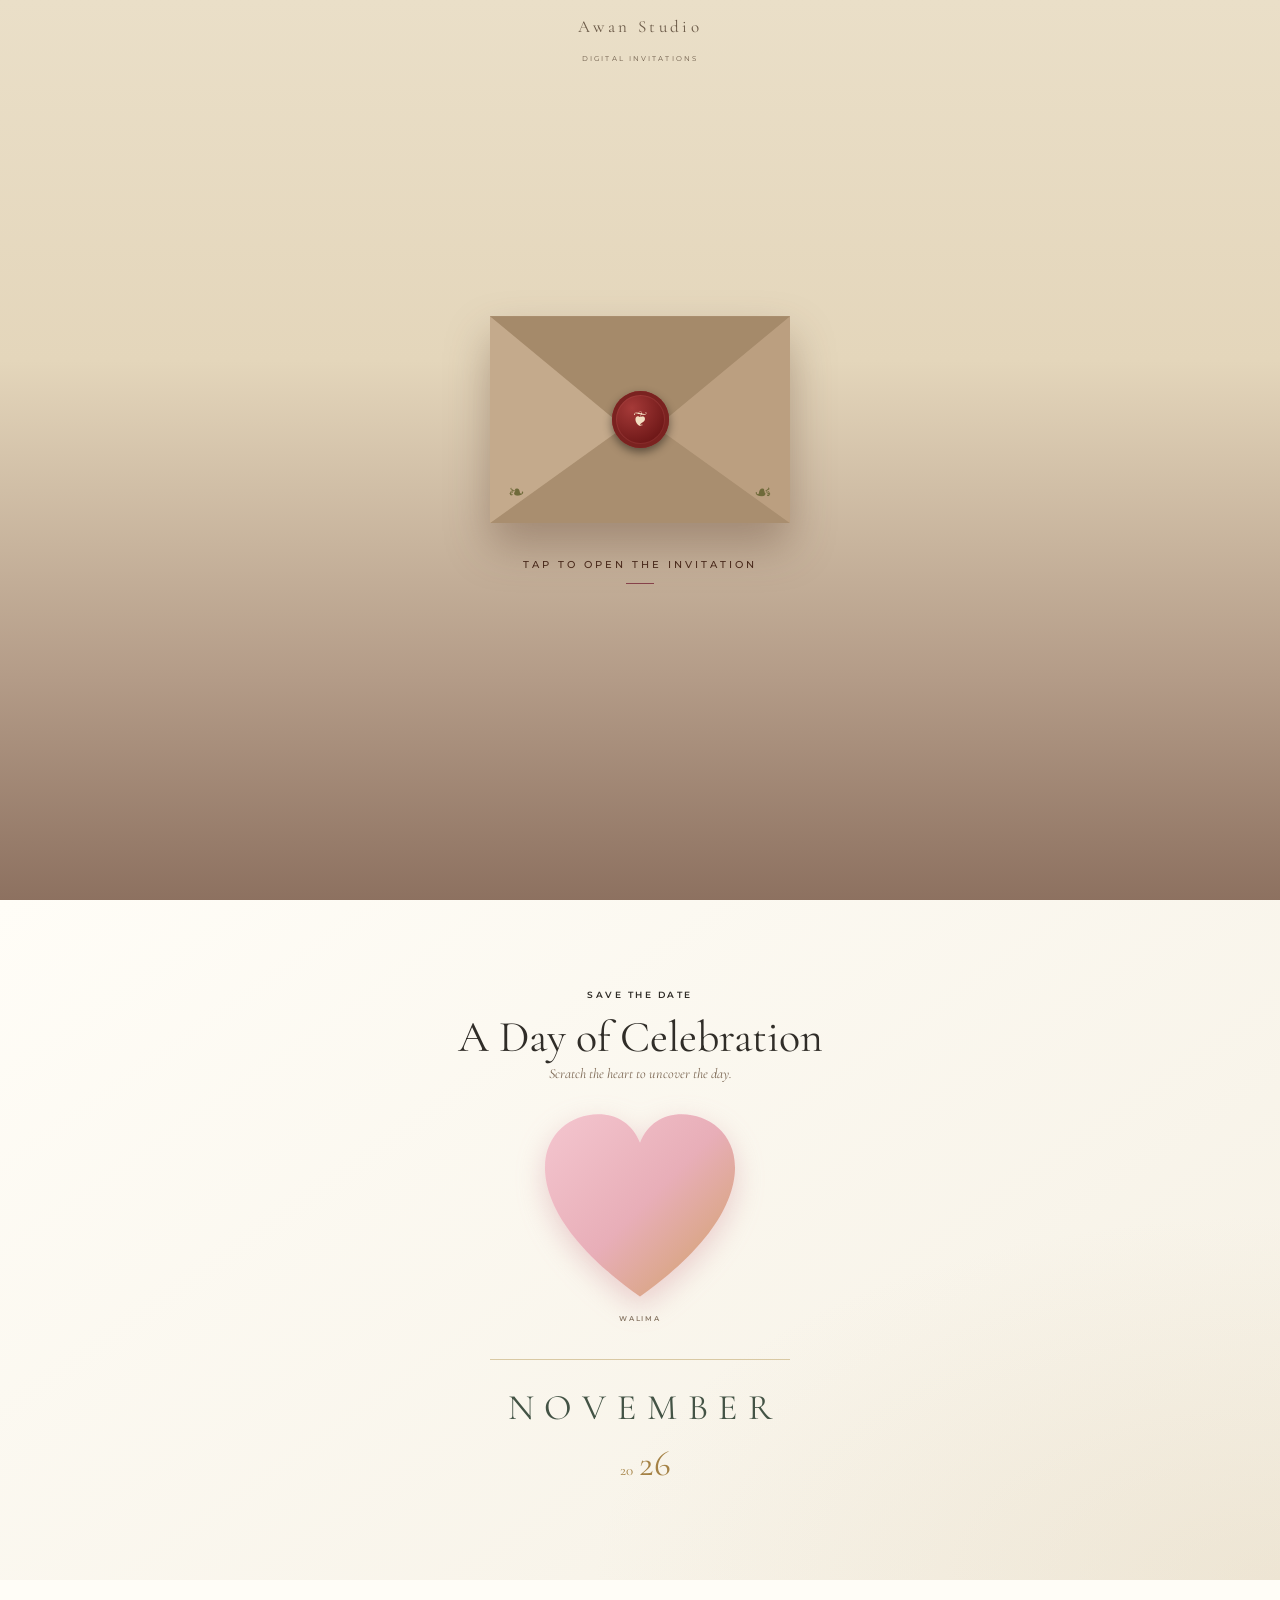
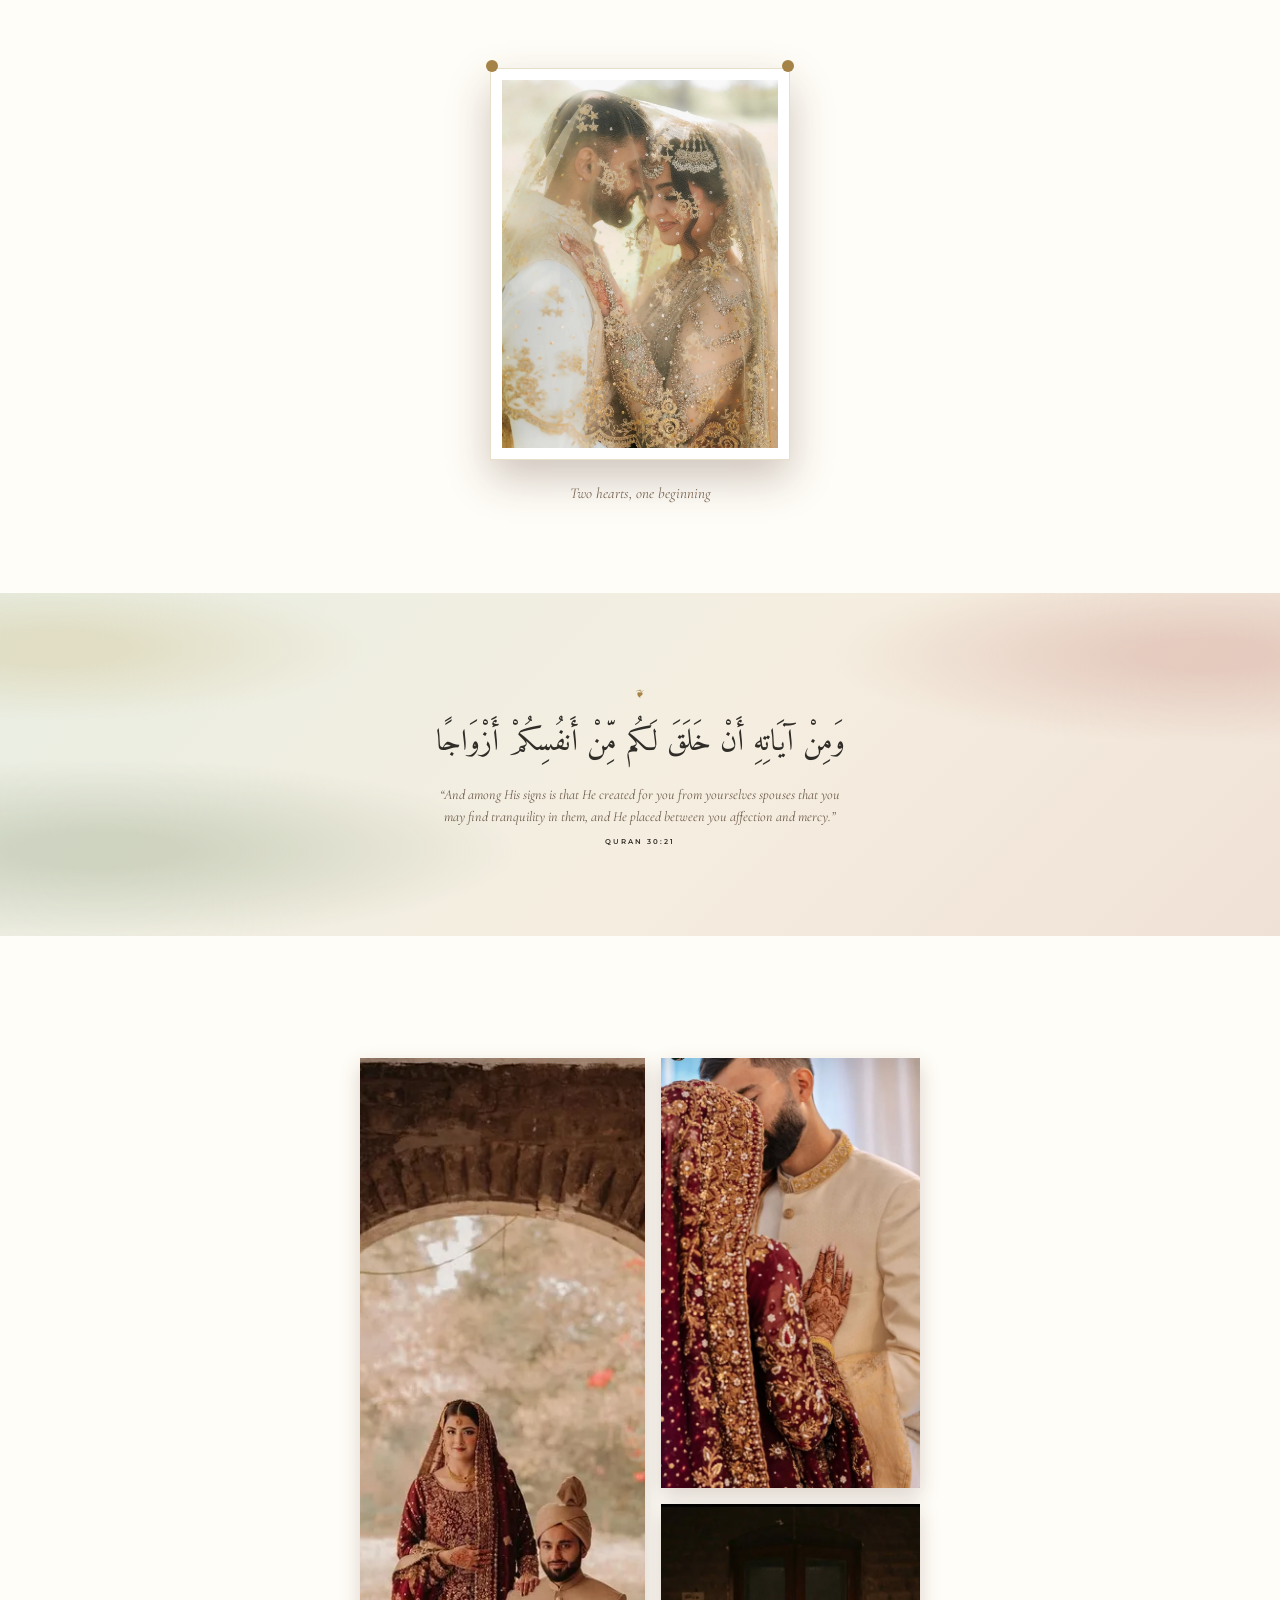
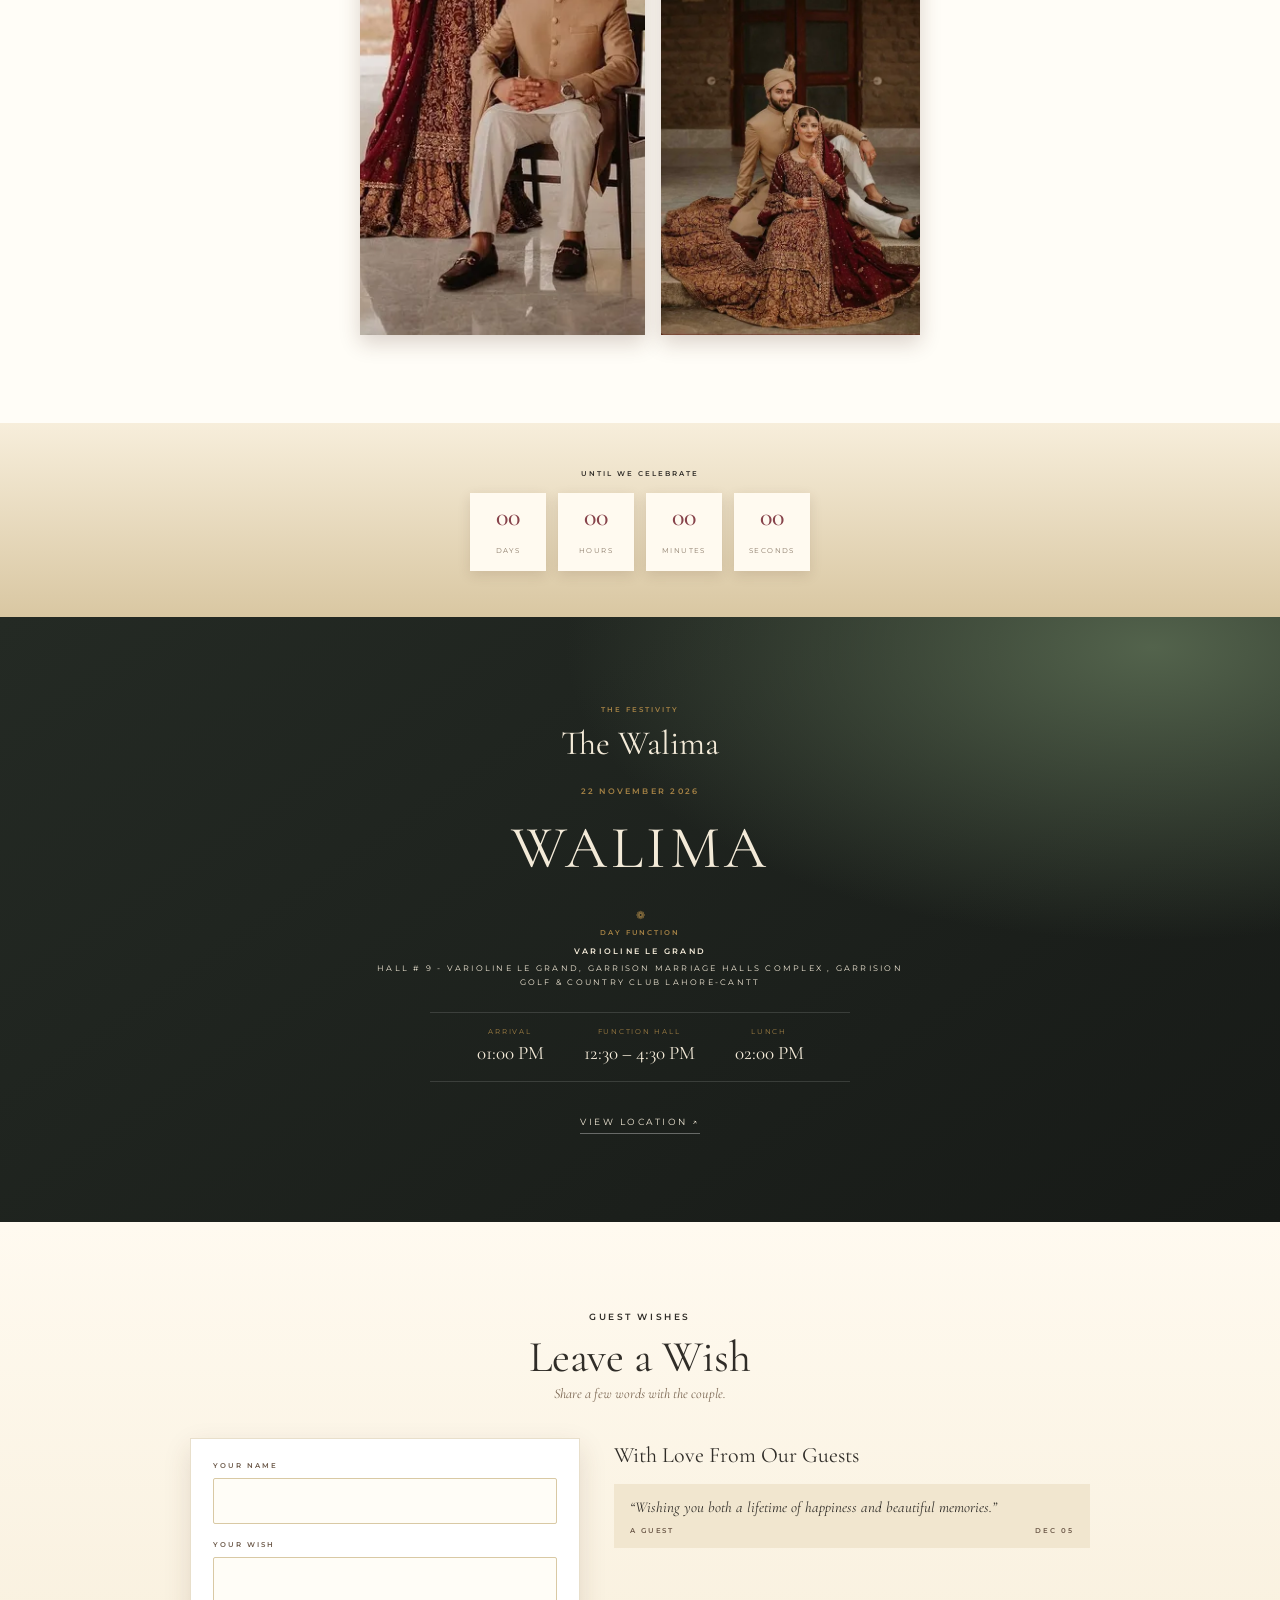
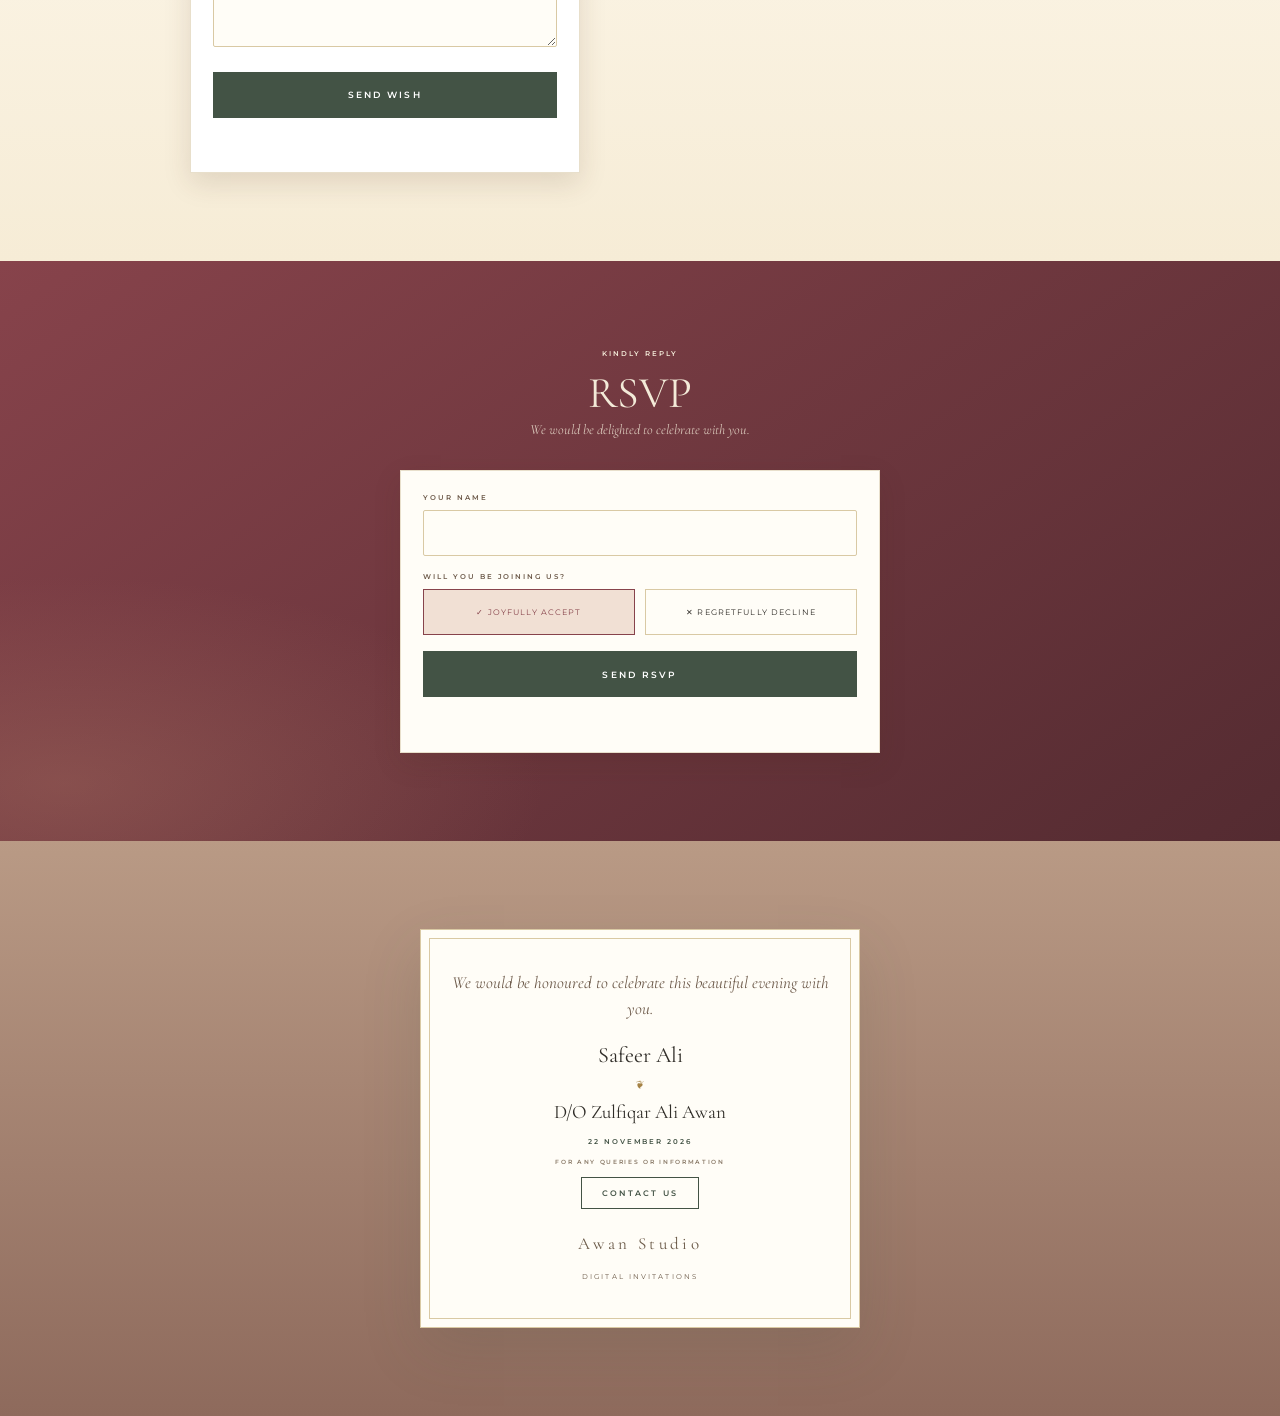
<file: index.html>
<!doctype html>
<html lang="en">
  <head>
    <meta charset="utf-8" />
    <meta
      name="viewport"
      content="width=device-width, initial-scale=1, viewport-fit=cover"
    />
    <title>Walima Invitation</title>
    <link rel="icon" type="image/png" href="/couple.webp" />
    <link rel="stylesheet" href="/style.css" />
    <link
      href="https://fonts.googleapis.com/css2?family=Cormorant+Garamond:ital,wght@0,400;0,500;0,600;1,400&family=Montserrat:wght@400;500;600&family=Amiri&display=swap"
      rel="stylesheet"
    />
  </head>
  <body>
    <!-- ============ EDIT YOUR DETAILS HERE ============ -->
    <script>
      const CONFIG = {
        studio: "Awan Studio",
        name: "Safeer Ali",
        subtitle: "D/O Zulfiqar Ali Awan",
        eventName: "Walima",
        dateISO: "22 Nov 2026",
        dateText: ["22nd", "November", "2026"],
        venue: "Varioline Le Grand",
        address:
          "Hall # 9 - Varioline Le Grand, Garrison Marriage Halls Complex , Garrision Golf & Country Club Lahore-Cantt",
        mapUrl: "https://maps.app.goo.gl/doRxfxPV8qxBjaGDA",
        times: [
          ["ARRIVAL", "01:00 PM"],
          ["FUNCTION HALL", "12:30 – 4:30 PM"],
          ["LUNCH", "02:00 PM"],
        ],
        whatsapp: "923041214513",
        photos: ["/couple.webp", "/img1.webp", "/img2.webp", "/img3.webp"], // put your photos in /img
      };
    </script>
    <!-- ================================================= -->
 <audio id="bgMusic" loop>
    <source src="./audio.mp3" type="audio/mpeg">
  </audio>

    <div id="cover" role="button" tabindex="0" aria-label="Open the invitation">
      <div class="brand">
        <b data-t="studio"></b><span>DIGITAL INVITATIONS</span>
      </div>
      <div class="env">
        <div class="e-body"></div>
        <div class="e-card"></div>
        <div class="e-l"></div>
        <div class="e-r"></div>
        <div class="e-b"></div>
        <div class="e-top">
          <div class="e-t" style="inset: 0; height: 100%"></div>
        </div>
        <div class="seal">❦</div>
        <span class="orn l">❧</span><span class="orn r">☙</span>
      </div>
      <div class="tap">TAP TO OPEN THE INVITATION</div>
    </div>

    <nav>
      <div class="brand">
        <b data-t="studio"></b><span>DIGITAL INVITATIONS</span>
      </div>
      <div class="lb">
        <a href="#home">Home</a><a href="#date">Date</a
        ><a href="#events">Events</a><a href="#wishes">Wishes</a>
      </div>
    </nav>

    <section id="home" class="botan">
      <div class="card">
        <div class="lb">Together with joy</div>
        <p class="s">
          We invite you to our <span data-t="eventName"></span> celebration
        </p>
        <h1 data-t="name"></h1>
        <div class="dot">❦</div>
        <h1 data-t="subtitle"></h1>
        <i
          >request the honour of your presence as two families come together in
          celebration</i
        >
        <div
          class="lb"
          style="margin-top: 22px; font-size: 7px; color: var(--gold)"
        >
          A celebration awaits…
        </div>
      </div>
    </section>

    <section id="date">
      <div class="lb">Save the date</div>
      <h2 style="margin-top: 10px">A Day of Celebration</h2>
      <p style="font-style: italic; font-size: 14px; color: #7a6652">
        Scratch the heart to uncover the day.
      </p>
      <svg width="0" height="0" style="position: absolute">
        <clipPath id="heart" clipPathUnits="objectBoundingBox">
          <path
            d="M0.5,0.96 C0.08,0.66 0,0.42 0,0.28 C0,0.1 0.14,0 0.28,0 C0.38,0 0.46,0.05 0.5,0.15 C0.54,0.05 0.62,0 0.72,0 C0.86,0 1,0.1 1,0.28 C1,0.42 0.92,0.66 0.5,0.96 Z"
          />
        </clipPath>
      </svg>
      <div class="scratch">
        <div class="in">
          <div class="u">
            <b id="dd"></b><span id="m"></span
            ><span id="y" style="font-size: 11px"></span>
          </div>
          <canvas
            id="scr"
            aria-label="Scratch the heart to reveal the date"
          ></canvas>
        </div>
      </div>
      <div
        class="lb"
        style="color: #8a7a68; font-size: 7px"
        data-t="eventUp"
      ></div>
      <div class="bigm" id="bm"></div>
    </section>

    <section id="photo">
      <div class="frame">
        <img
          class="ph"
          data-p="0"
          alt="The couple"
          onerror="this.removeAttribute('src')"
        />
      </div>
      <p class="cap">Two hearts, one beginning</p>
    </section>

    <section class="botan">
      <div class="dot">❦</div>
      <p class="ar">
        وَمِنْ آيَاتِهِ أَنْ خَلَقَ لَكُم مِّنْ أَنفُسِكُمْ أَزْوَاجًا
      </p>
      <p class="verse">
        “And among His signs is that He created for you from yourselves spouses
        that you may find tranquility in them, and He placed between you
        affection and mercy.”
      </p>
      <div class="lb" style="margin-top: 10px; font-size: 7px">Quran 30:21</div>
    </section>

    <section style="background: var(--cream)">
      <!-- <div class="lb">Photographs</div>
      <h2 style="margin-top: 8px">Our Moments</h2> -->
      <div class="moments">
        <img
          class="ph"
          data-p="1"
          alt="Couple"
          onerror="this.removeAttribute('src')"
        />
        <img
          class="ph"
          data-p="2"
          alt="Couple"
          onerror="this.removeAttribute('src')"
        />
        <img
          class="ph"
          data-p="3"
          alt="Couple"
          onerror="this.removeAttribute('src')"
        />
      </div>
    </section>

    <section id="count">
      <div class="lb" style="font-size: 7px">Until we celebrate</div>
      <div class="cd">
        <div><b id="cd">–</b><span>DAYS</span></div>
        <div><b id="ch">–</b><span>HOURS</span></div>
        <div><b id="cm">–</b><span>MINUTES</span></div>
        <div><b id="cs">–</b><span>SECONDS</span></div>
      </div>
    </section>

    <section id="events">
      <div class="lb" style="font-size: 7px">The festivity</div>
      <h2>The <span data-t="eventName"></span></h2>
      <div class="lb" id="evd" style="font-size: 8px"></div>
      <div class="big" data-t="eventUp"></div>
      <div class="dot">❁</div>
      <div class="lb" style="font-size: 7px">Day Function</div>
      <p
        class="lb"
        style="margin-top: 6px; font-size: 8px; color: #f3ead8"
        data-t="venue"
      ></p>
      <p
        class="lb"
        style="font-size: 8px; color: #f3ead8; font-weight: 400"
        data-t="address"
      ></p>
      <div class="times" id="times"></div>
      <a class="link" id="map" target="_blank" rel="noopener"
        >VIEW LOCATION ↗</a
      >
    </section>

    <section id="wishes">
      <div class="lb">Guest wishes</div>
      <h2 style="margin-top: 8px">Leave a Wish</h2>
      <p style="font-style: italic; font-size: 14px; color: #7a6652">
        Share a few words with the couple.
      </p>
      <div class="wrap two">
        <form class="fcard" id="wf">
          <label class="lb" for="wn">Your name</label
          ><input type="text" id="wn" required maxlength="60" />
          <label class="lb" for="ww">Your wish</label
          ><textarea id="ww" required maxlength="400"></textarea>
          <button class="btn">SEND WISH</button>
          <div class="msg" id="wm"></div>
        </form>
        <div class="wl">
          <h3>With Love From Our Guests</h3>
          <div id="wl"></div>
        </div>
      </div>
    </section>

    <section id="rsvp">
      <div class="lb" style="font-size: 7px">Kindly reply</div>
      <h2 style="margin-top: 8px">RSVP</h2>
      <p style="font-style: italic; font-size: 14px; opacity: 0.8">
        We would be delighted to celebrate with you.
      </p>
      <form class="fcard" id="rf" style="text-align: left">
        <label class="lb" for="rn">Your name</label
        ><input type="text" id="rn" required maxlength="60" />
        <label class="lb">Will you be joining us?</label>
        <div class="ch">
          <label
            ><input type="radio" name="a" value="y" checked />✓ JOYFULLY
            ACCEPT</label
          >
          <label
            ><input type="radio" name="a" value="n" />✕ REGRETFULLY
            DECLINE</label
          >
        </div>
        <button class="btn">SEND RSVP</button>
        <div class="msg" id="rm"></div>
      </form>
    </section>

    <section
      id="end"
      class="botan"
      style="background: linear-gradient(#b99a85, #8e6a5c)"
    >
      <div class="card">
        <p style="font-style: italic; font-size: 17px; color: #6d5a4a">
          We would be honoured to celebrate this beautiful evening with you.
        </p>
        <p style="font-size: 22px; margin-top: 16px" data-t="name"></p>
          <div class="dot">❦</div>
        <p style="font-size: 19px" data-t="subtitle"></p>
        <div class="lb" style="font-size: 7px; margin: 10px 0">
          22 November 2026
        </div>
        <div class="lb" style="font-size: 6px; color: #8a7a68">
          For any queries or information
        </div>
        <a class="wa lb" id="wa" target="_blank" rel="noopener">CONTACT US</a>
        <div class="brand" style="margin-top: 22px; color: #6b5a48">
          <b data-t="studio"></b><span>DIGITAL INVITATIONS</span>
        </div>
      </div>
    </section>

    <script>
      const $ = (s) => document.querySelector(s),
        C = CONFIG,
        D = new Date(C.dateISO);
      const T = { ...C, eventUp: C.eventName.toUpperCase() };
      document
        .querySelectorAll("[data-t]")
        .forEach((e) => (e.textContent = T[e.dataset.t]));
      document
        .querySelectorAll("[data-p]")
        .forEach((i) => (i.src = C.photos[i.dataset.p] || ""));
      document.title = `${C.name} — ${C.eventName} Invitation`;
      $("#dd").textContent = C.dateText[0];
      $("#m").textContent = C.dateText[1];
      $("#y").textContent = C.dateText[2];
      $("#bm").innerHTML =
        `${C.dateText[1].toUpperCase()}<div class="yr">${C.dateText[2].slice(0, 2)} <b>${C.dateText[2].slice(2)}</b></div>`;
      $("#evd").textContent =
        `${D.getDate()} ${C.dateText[1]} ${C.dateText[2]}`.toUpperCase();
      $("#times").innerHTML = C.times
        .map((t) => `<div><small>${t[0]}</small>${t[1]}</div>`)
        .join("");
      $("#map").href = C.mapUrl;
      $("#wa").href = "https://wa.me/" + C.whatsapp;

     const cv = $("#cover");
const bgMusic = $("#bgMusic");

const open = () => {
  cv.classList.add("open");

  // Play background music after user clicks
  bgMusic.play().catch((error) => {
    console.log("Music could not start:", error);
  });
};

cv.onclick = open;

cv.onkeydown = (e) => {
  if (e.key === "Enter" || e.key === " ") {
    open();
  }
};

      function tick() {
        const ms = Math.max(0, D - Date.now()),
          p = (n) => String(n).padStart(2, "0");
        $("#cd").textContent = p(Math.floor(ms / 864e5));
        $("#ch").textContent = p(Math.floor(ms / 36e5) % 24);
        $("#cm").textContent = p(Math.floor(ms / 6e4) % 60);
        $("#cs").textContent = p(Math.floor(ms / 1e3) % 60);
      }
      tick();
      setInterval(tick, 1000);

      (function () {
        const c = $("#scr"),
          x = c.getContext("2d");
        let down = false;
        function paint() {
          const r = c.getBoundingClientRect();
          c.width = r.width;
          c.height = r.height;
          const g = x.createLinearGradient(0, 0, c.width, c.height);
          g.addColorStop(0, "#f4c6cf");
          g.addColorStop(0.5, "#e8aeb8");
          g.addColorStop(1, "#cfa05f");
          x.fillStyle = g;
          x.fillRect(0, 0, c.width, c.height);
        }
        const at = (e) => {
          if (!down) return;
          const r = c.getBoundingClientRect();
          x.globalCompositeOperation = "destination-out";
          x.beginPath();
          x.arc(e.clientX - r.left, e.clientY - r.top, 18, 0, 7);
          x.fill();
        };
        c.onpointerdown = (e) => {
          down = true;
          c.setPointerCapture(e.pointerId);
          at(e);
        };
        c.onpointermove = at;
        c.onpointerup = () => (down = false);
        paint();
        addEventListener("resize", () => {
          x.globalCompositeOperation = "source-over";
          paint();
        });
      })();

      const ld = (k) => {
        try {
          return JSON.parse(localStorage.getItem(k)) || [];
        } catch {
          return [];
        }
      };
      const sv = (k, v) => {
        try {
          localStorage.setItem(k, JSON.stringify(v));
        } catch {}
      };
      const esc = (s) =>
        s.replace(
          /[&<>"']/g,
          (c) =>
            ({
              "&": "&amp;",
              "<": "&lt;",
              ">": "&gt;",
              '"': "&quot;",
              "'": "&#39;",
            })[c],
        );
      const mon = (d) =>
        d
          .toLocaleString("en", { month: "short", day: "2-digit" })
          .toUpperCase();
      const sample = [
        {
          n: "A GUEST",
          w: "Wishing you both a lifetime of happiness and beautiful memories.",
          d: mon(new Date()),
        },
      ];
      function show() {
        $("#wl").innerHTML = [...ld("wishes"), ...sample]
          .map(
            (w) =>
              `<div class="w">“${esc(w.w)}”<div><span class="lb">${esc(w.n).toUpperCase()}</span><span class="lb">${w.d}</span></div></div>`,
          )
          .join("");
      }
      $("#wf").onsubmit = (e) => {
        e.preventDefault();
        const l = ld("wishes");
        l.unshift({
          n: $("#wn").value.trim(),
          w: $("#ww").value.trim(),
          d: mon(new Date()),
        });
        sv("wishes", l);
        e.target.reset();
        show();
        $("#wm").textContent = "Thank you! Your wish has been added.";
      };
      show();
      $("#rf").onsubmit = (e) => {
        e.preventDefault();
        const y = e.target.a.value === "y";
        const t = `${$("#rn").value.trim()} — ${y ? "joyfully accepts" : "regretfully declines"} the ${C.eventName} invitation (${C.dateText.join(" ")}).`;
        $("#rm").textContent =
          "Thank you! Opening WhatsApp to send your reply…";
        window.open(
          `https://wa.me/${C.whatsapp}?text=${encodeURIComponent(t)}`,
          "_blank",
        );
      };
    </script>
  </body>
</html>
</file>
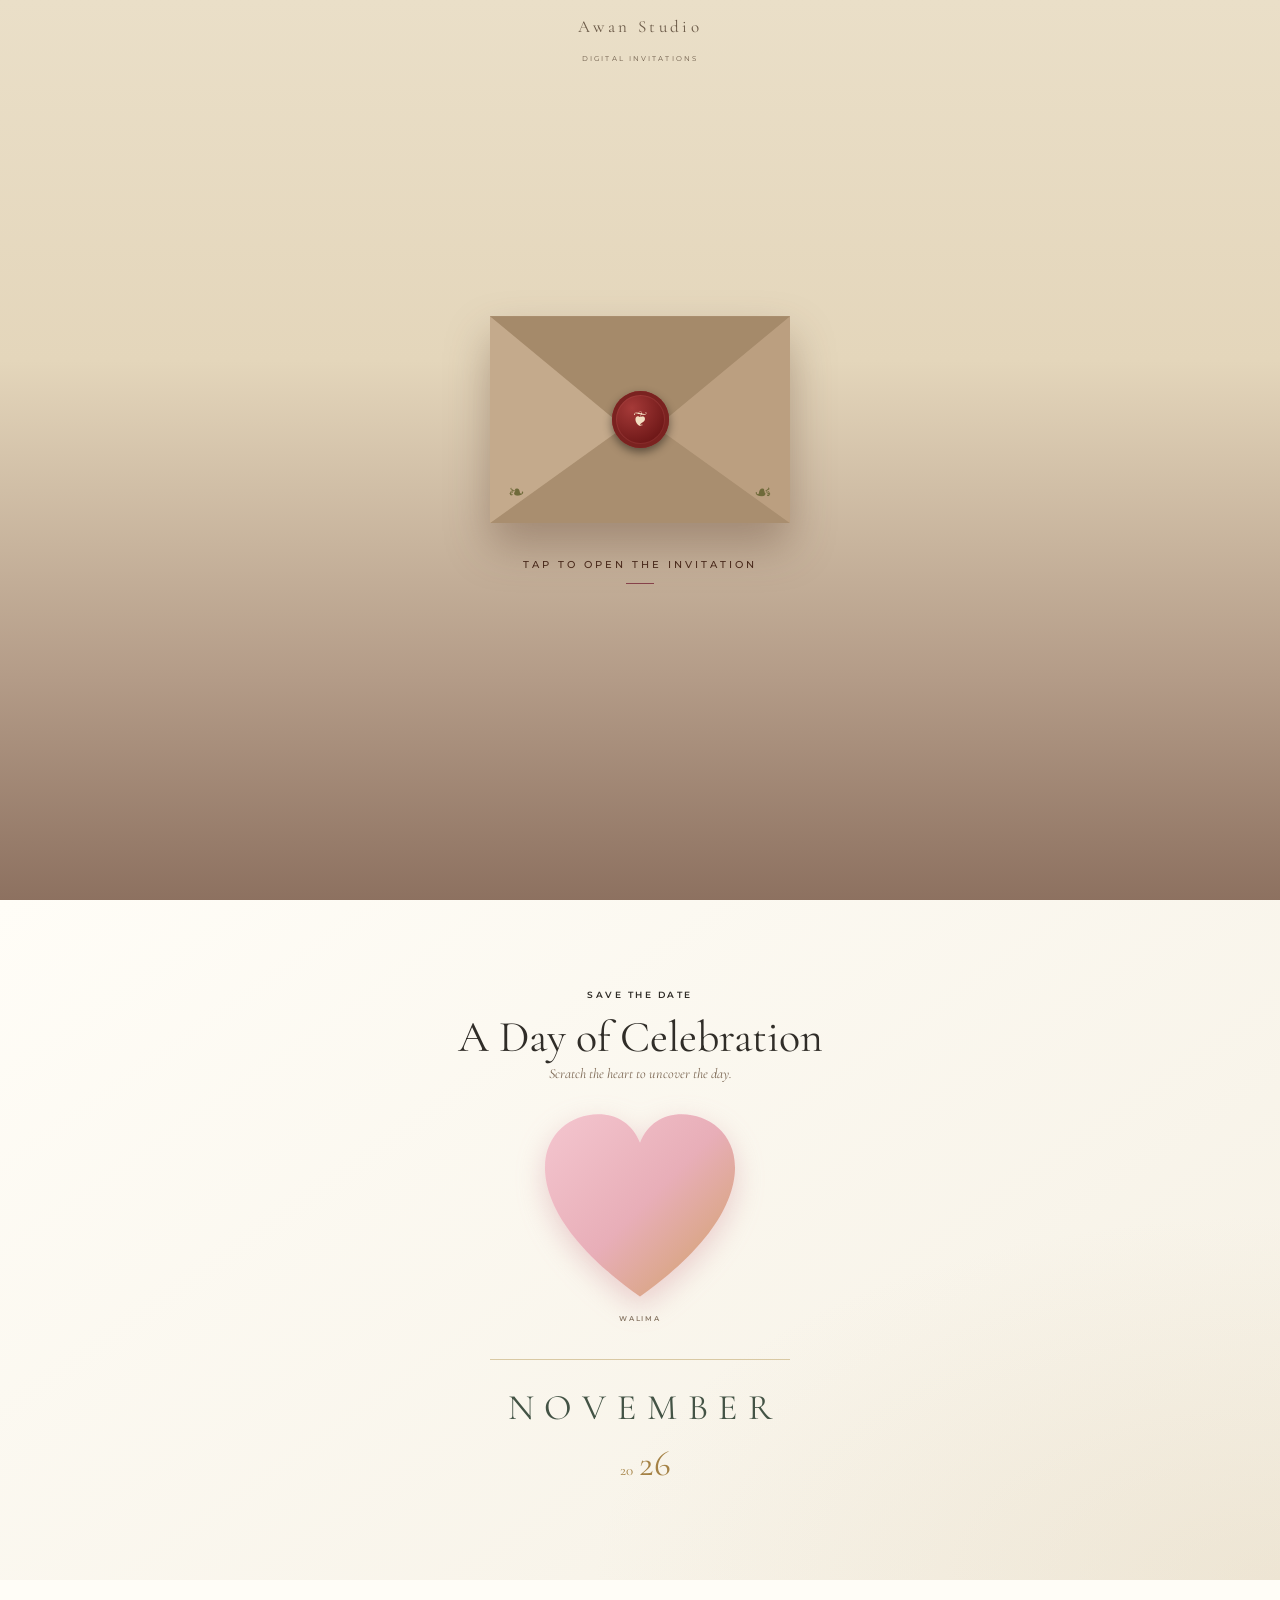
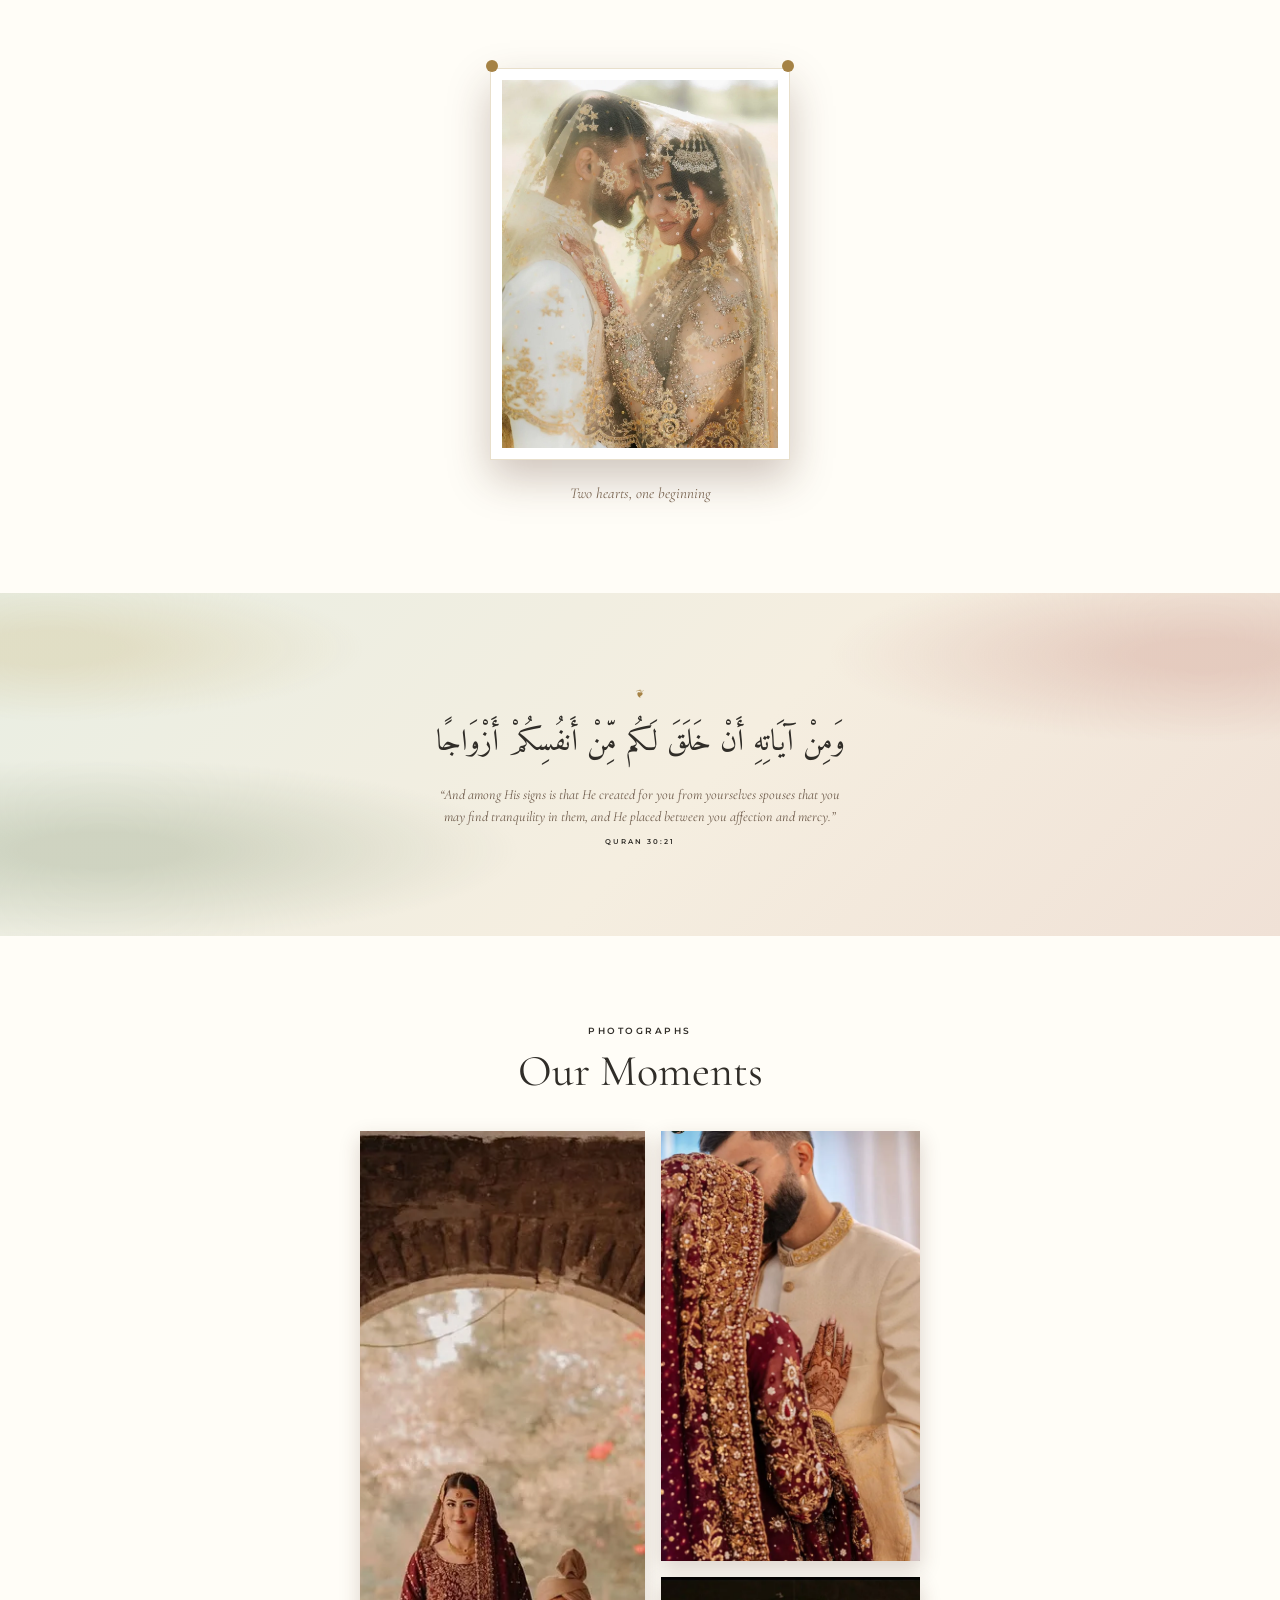
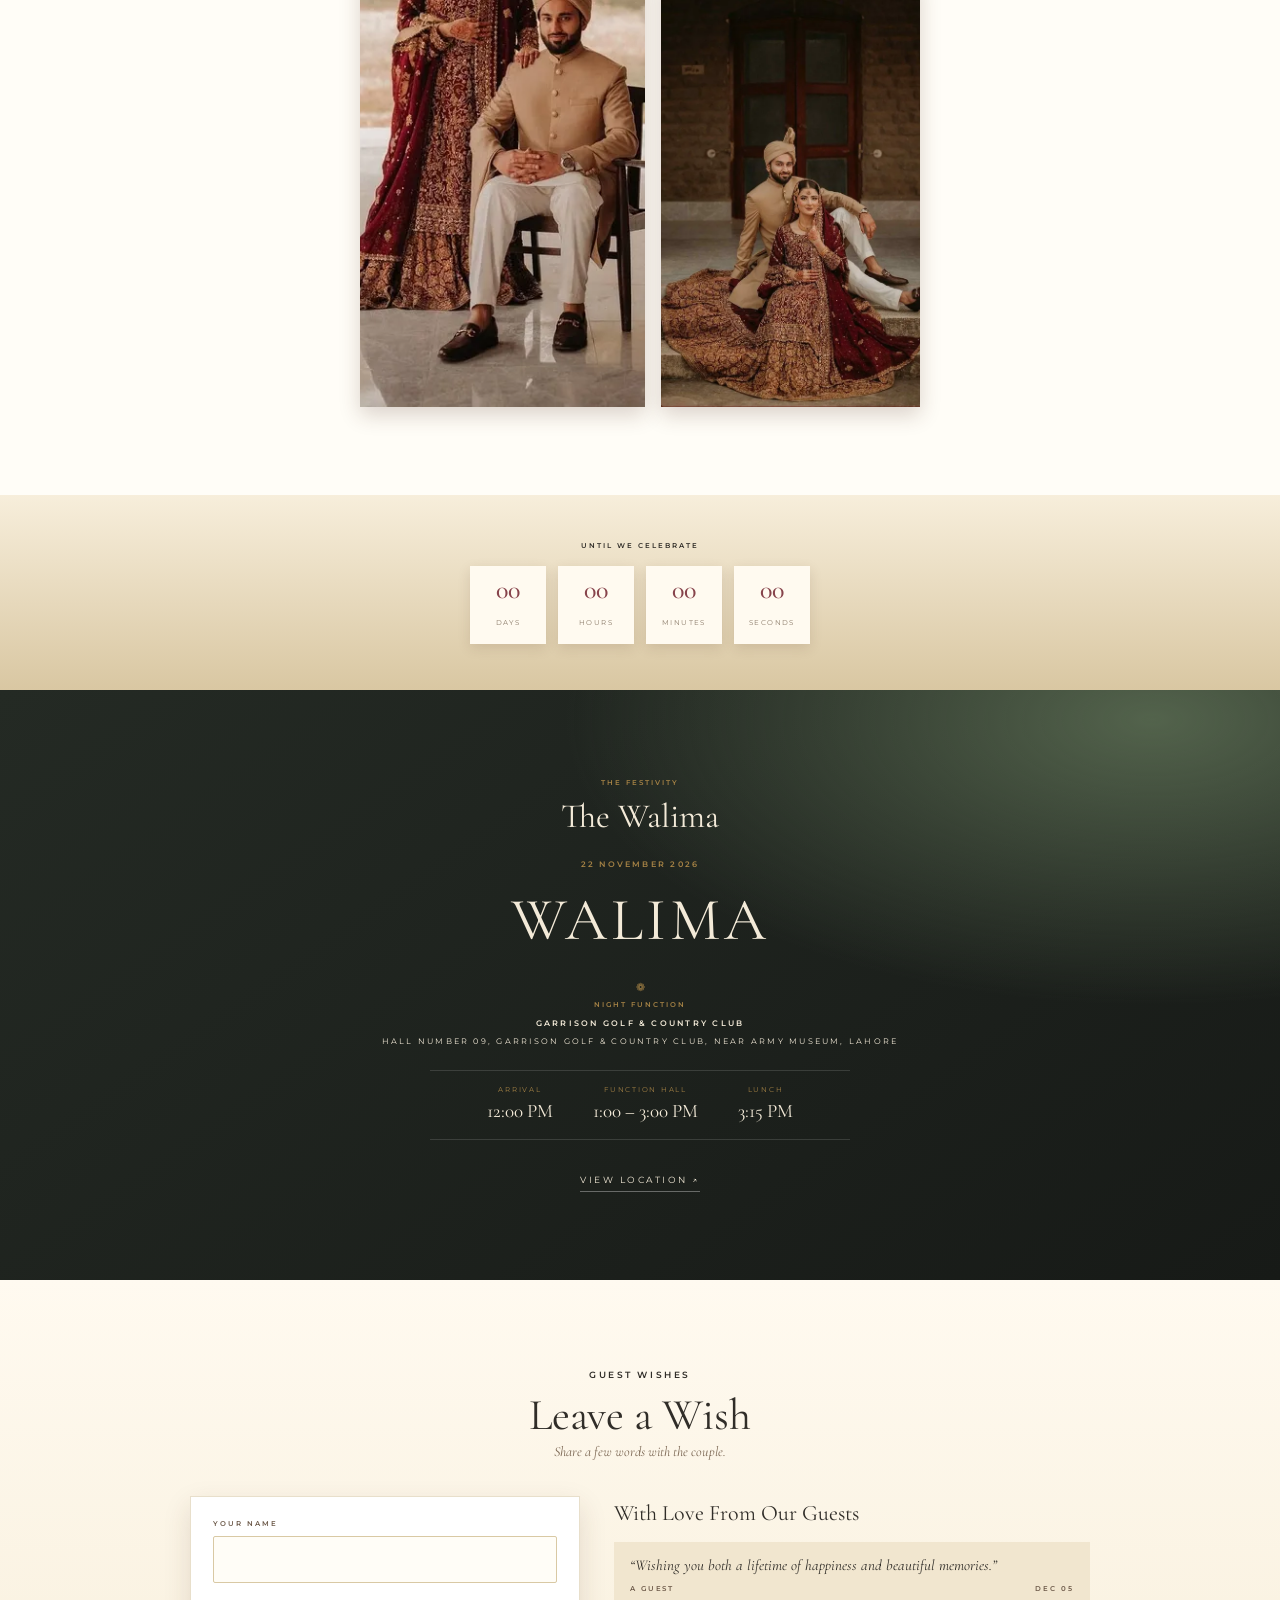
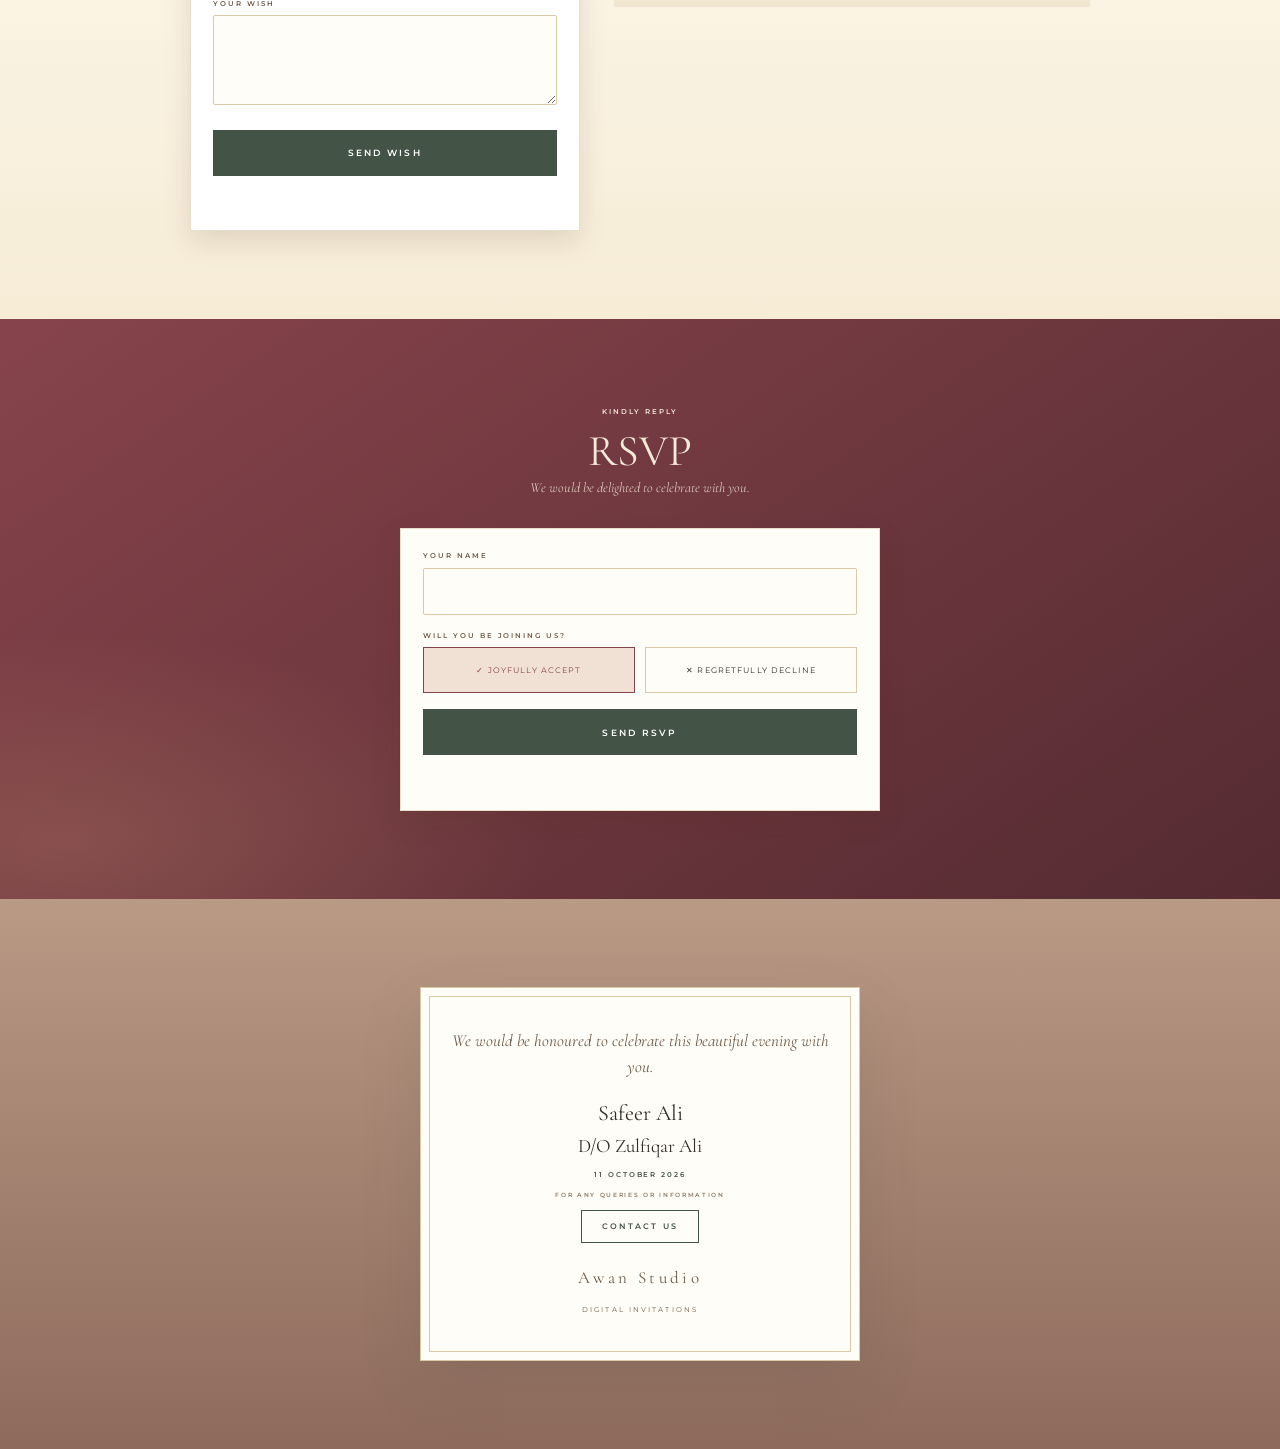
<file: index (3).html>
<!doctype html>
<html lang="en">
  <head>
    <meta charset="utf-8" />
    <meta
      name="viewport"
      content="width=device-width, initial-scale=1, viewport-fit=cover"
    />
    <title>Walima Invitation</title>
    <link rel="stylesheet" href="/style.css" />
    <link
      href="https://fonts.googleapis.com/css2?family=Cormorant+Garamond:ital,wght@0,400;0,500;0,600;1,400&family=Montserrat:wght@400;500;600&family=Amiri&display=swap"
      rel="stylesheet"
    />
  </head>
  <body>
    <!-- ============ EDIT YOUR DETAILS HERE ============ -->
    <script>
      const CONFIG = {
        studio: "Awan Studio",
        name: "Safeer Ali",
        subtitle: "D/O Zulfiqar Ali",
        eventName: "Walima",
        dateISO: "22 Nov 2026",
        dateText: ["22nd", "November", "2026"],
        venue: "Garrison Golf & Country Club",
        address: "Hall Number 09, Garrison Golf & Country Club, Near Army Museum, Lahore",
        mapUrl: "https://maps.app.goo.gl/doRxfxPV8qxBjaGDA",
        times: [
          ["ARRIVAL", "12:00 PM"],
          ["FUNCTION HALL", "1:00 – 3:00 PM"],
          ["LUNCH", "3:15 PM"],
        ],
        whatsapp: "923041214513",
        photos: ["/couple.webp", "/img1.webp", "/img2.webp", "/img3.webp"], // put your photos in /img
      };
    </script>
    <!-- ================================================= -->

    <div id="cover" role="button" tabindex="0" aria-label="Open the invitation">
      <div class="brand">
        <b data-t="studio"></b><span>DIGITAL INVITATIONS</span>
      </div>
      <div class="env">
        <div class="e-body"></div>
        <div class="e-card"></div>
        <div class="e-l"></div>
        <div class="e-r"></div>
        <div class="e-b"></div>
        <div class="e-top">
          <div class="e-t" style="inset: 0; height: 100%"></div>
        </div>
        <div class="seal">❦</div>
        <span class="orn l">❧</span><span class="orn r">☙</span>
      </div>
      <div class="tap">TAP TO OPEN THE INVITATION</div>
    </div>

    <nav>
      <div class="brand">
        <b data-t="studio"></b><span>DIGITAL INVITATIONS</span>
      </div>
      <div class="lb">
        <a href="#home">Home</a><a href="#date">Date</a
        ><a href="#events">Events</a><a href="#wishes">Wishes</a>
      </div>
    </nav>

    <section id="home" class="botan">
      <div class="card">
        <div class="lb">Together with joy</div>
        <p class="s">
          We invite you to our <span data-t="eventName"></span> celebration
        </p>
        <h1 data-t="name"></h1>
        <div class="dot">❦</div>
        <h1 data-t="subtitle"></h1>
        <i
          >request the honour of your presence as two families come together in
          celebration</i
        >
        <div
          class="lb"
          style="margin-top: 22px; font-size: 7px; color: var(--gold)"
        >
          A celebration awaits…
        </div>
      </div>
    </section>

    <section id="date">
      <div class="lb">Save the date</div>
      <h2 style="margin-top: 10px">A Day of Celebration</h2>
      <p style="font-style: italic; font-size: 14px; color: #7a6652">
        Scratch the heart to uncover the day.
      </p>
      <svg width="0" height="0" style="position: absolute">
        <clipPath id="heart" clipPathUnits="objectBoundingBox">
          <path
            d="M0.5,0.96 C0.08,0.66 0,0.42 0,0.28 C0,0.1 0.14,0 0.28,0 C0.38,0 0.46,0.05 0.5,0.15 C0.54,0.05 0.62,0 0.72,0 C0.86,0 1,0.1 1,0.28 C1,0.42 0.92,0.66 0.5,0.96 Z"
          />
        </clipPath>
      </svg>
      <div class="scratch">
        <div class="in">
          <div class="u">
            <b id="dd"></b><span id="m"></span
            ><span id="y" style="font-size: 11px"></span>
          </div>
          <canvas
            id="scr"
            aria-label="Scratch the heart to reveal the date"
          ></canvas>
        </div>
      </div>
      <div
        class="lb"
        style="color: #8a7a68; font-size: 7px"
        data-t="eventUp"
      ></div>
      <div class="bigm" id="bm"></div>
    </section>

    <section id="photo">
      <div class="frame">
        <img
          class="ph"
          data-p="0"
          alt="The couple"
          onerror="this.removeAttribute('src')"
        />
      </div>
      <p class="cap">Two hearts, one beginning</p>
    </section>

    <section class="botan">
      <div class="dot">❦</div>
      <p class="ar">
        وَمِنْ آيَاتِهِ أَنْ خَلَقَ لَكُم مِّنْ أَنفُسِكُمْ أَزْوَاجًا
      </p>
      <p class="verse">
        “And among His signs is that He created for you from yourselves spouses
        that you may find tranquility in them, and He placed between you
        affection and mercy.”
      </p>
      <div class="lb" style="margin-top: 10px; font-size: 7px">Quran 30:21</div>
    </section>

    <section style="background: var(--cream)">
      <div class="lb">Photographs</div>
      <h2 style="margin-top: 8px">Our Moments</h2>
      <div class="moments">
        <img
          class="ph"
          data-p="1"
          alt="Couple"
          onerror="this.removeAttribute('src')"
        />
        <img
          class="ph"
          data-p="2"
          alt="Couple"
          onerror="this.removeAttribute('src')"
        />
        <img
          class="ph"
          data-p="3"
          alt="Couple"
          onerror="this.removeAttribute('src')"
        />
      </div>
    </section>

    <section id="count">
      <div class="lb" style="font-size: 7px">Until we celebrate</div>
      <div class="cd">
        <div><b id="cd">–</b><span>DAYS</span></div>
        <div><b id="ch">–</b><span>HOURS</span></div>
        <div><b id="cm">–</b><span>MINUTES</span></div>
        <div><b id="cs">–</b><span>SECONDS</span></div>
      </div>
    </section>

    <section id="events">
      <div class="lb" style="font-size: 7px">The festivity</div>
      <h2>The <span data-t="eventName"></span></h2>
      <div class="lb" id="evd" style="font-size: 8px"></div>
      <div class="big" data-t="eventUp"></div>
      <div class="dot">❁</div>
      <div class="lb" style="font-size: 7px">Night Function</div>
      <p
        class="lb"
        style="margin-top: 6px; font-size: 8px; color: #f3ead8"
        data-t="venue"
      ></p>
      <p
        class="lb"
        style="font-size: 8px; color: #f3ead8; font-weight: 400"
        data-t="address"
      ></p>
      <div class="times" id="times"></div>
      <a class="link" id="map" target="_blank" rel="noopener"
        >VIEW LOCATION ↗</a
      >
    </section>

    <section id="wishes">
      <div class="lb">Guest wishes</div>
      <h2 style="margin-top: 8px">Leave a Wish</h2>
      <p style="font-style: italic; font-size: 14px; color: #7a6652">
        Share a few words with the couple.
      </p>
      <div class="wrap two">
        <form class="fcard" id="wf">
          <label class="lb" for="wn">Your name</label
          ><input type="text" id="wn" required maxlength="60" />
          <label class="lb" for="ww">Your wish</label
          ><textarea id="ww" required maxlength="400"></textarea>
          <button class="btn">SEND WISH</button>
          <div class="msg" id="wm"></div>
        </form>
        <div class="wl">
          <h3>With Love From Our Guests</h3>
          <div id="wl"></div>
        </div>
      </div>
    </section>

    <section id="rsvp">
      <div class="lb" style="font-size: 7px">Kindly reply</div>
      <h2 style="margin-top: 8px">RSVP</h2>
      <p style="font-style: italic; font-size: 14px; opacity: 0.8">
        We would be delighted to celebrate with you.
      </p>
      <form class="fcard" id="rf" style="text-align: left">
        <label class="lb" for="rn">Your name</label
        ><input type="text" id="rn" required maxlength="60" />
        <label class="lb">Will you be joining us?</label>
        <div class="ch">
          <label
            ><input type="radio" name="a" value="y" checked />✓ JOYFULLY
            ACCEPT</label
          >
          <label
            ><input type="radio" name="a" value="n" />✕ REGRETFULLY
            DECLINE</label
          >
        </div>
        <button class="btn">SEND RSVP</button>
        <div class="msg" id="rm"></div>
      </form>
    </section>

    <section
      id="end"
      class="botan"
      style="background: linear-gradient(#b99a85, #8e6a5c)"
    >
      <div class="card">
        <p style="font-style: italic; font-size: 17px; color: #6d5a4a">
          We would be honoured to celebrate this beautiful evening with you.
        </p>
        <p style="font-size: 22px; margin-top: 16px" data-t="name"></p>
        <p style="font-size: 19px" data-t="subtitle"></p>
        <div class="lb" style="font-size: 7px; margin: 10px 0">
          11 October 2026
        </div>
        <div class="lb" style="font-size: 6px; color: #8a7a68">
          For any queries or information
        </div>
        <a class="wa lb" id="wa" target="_blank" rel="noopener">CONTACT US</a>
        <div class="brand" style="margin-top: 22px; color: #6b5a48">
          <b data-t="studio"></b><span>DIGITAL INVITATIONS</span>
        </div>
      </div>
    </section>

    <script>
      const $ = (s) => document.querySelector(s),
        C = CONFIG,
        D = new Date(C.dateISO);
      const T = { ...C, eventUp: C.eventName.toUpperCase() };
      document
        .querySelectorAll("[data-t]")
        .forEach((e) => (e.textContent = T[e.dataset.t]));
      document
        .querySelectorAll("[data-p]")
        .forEach((i) => (i.src = C.photos[i.dataset.p] || ""));
      document.title = `${C.name} — ${C.eventName} Invitation`;
      $("#dd").textContent = C.dateText[0];
      $("#m").textContent = C.dateText[1];
      $("#y").textContent = C.dateText[2];
      $("#bm").innerHTML =
        `${C.dateText[1].toUpperCase()}<div class="yr">${C.dateText[2].slice(0, 2)} <b>${C.dateText[2].slice(2)}</b></div>`;
      $("#evd").textContent =
        `${D.getDate()} ${C.dateText[1]} ${C.dateText[2]}`.toUpperCase();
      $("#times").innerHTML = C.times
        .map((t) => `<div><small>${t[0]}</small>${t[1]}</div>`)
        .join("");
      $("#map").href = C.mapUrl;
      $("#wa").href = "https://wa.me/" + C.whatsapp;

      const cv = $("#cover"),
        open = () => cv.classList.add("open");
      cv.onclick = open;
      cv.onkeydown = (e) => (e.key === "Enter" || e.key === " ") && open();

      function tick() {
        const ms = Math.max(0, D - Date.now()),
          p = (n) => String(n).padStart(2, "0");
        $("#cd").textContent = p(Math.floor(ms / 864e5));
        $("#ch").textContent = p(Math.floor(ms / 36e5) % 24);
        $("#cm").textContent = p(Math.floor(ms / 6e4) % 60);
        $("#cs").textContent = p(Math.floor(ms / 1e3) % 60);
      }
      tick();
      setInterval(tick, 1000);

      (function () {
        const c = $("#scr"),
          x = c.getContext("2d");
        let down = false;
        function paint() {
          const r = c.getBoundingClientRect();
          c.width = r.width;
          c.height = r.height;
          const g = x.createLinearGradient(0, 0, c.width, c.height);
          g.addColorStop(0, "#f4c6cf");
          g.addColorStop(0.5, "#e8aeb8");
          g.addColorStop(1, "#cfa05f");
          x.fillStyle = g;
          x.fillRect(0, 0, c.width, c.height);
        }
        const at = (e) => {
          if (!down) return;
          const r = c.getBoundingClientRect();
          x.globalCompositeOperation = "destination-out";
          x.beginPath();
          x.arc(e.clientX - r.left, e.clientY - r.top, 18, 0, 7);
          x.fill();
        };
        c.onpointerdown = (e) => {
          down = true;
          c.setPointerCapture(e.pointerId);
          at(e);
        };
        c.onpointermove = at;
        c.onpointerup = () => (down = false);
        paint();
        addEventListener("resize", () => {
          x.globalCompositeOperation = "source-over";
          paint();
        });
      })();

      const ld = (k) => {
        try {
          return JSON.parse(localStorage.getItem(k)) || [];
        } catch {
          return [];
        }
      };
      const sv = (k, v) => {
        try {
          localStorage.setItem(k, JSON.stringify(v));
        } catch {}
      };
      const esc = (s) =>
        s.replace(
          /[&<>"']/g,
          (c) =>
            ({
              "&": "&amp;",
              "<": "&lt;",
              ">": "&gt;",
              '"': "&quot;",
              "'": "&#39;",
            })[c],
        );
      const mon = (d) =>
        d
          .toLocaleString("en", { month: "short", day: "2-digit" })
          .toUpperCase();
      const sample = [
        {
          n: "A GUEST",
          w: "Wishing you both a lifetime of happiness and beautiful memories.",
          d: mon(new Date()),
        },
      ];
      function show() {
        $("#wl").innerHTML = [...ld("wishes"), ...sample]
          .map(
            (w) =>
              `<div class="w">“${esc(w.w)}”<div><span class="lb">${esc(w.n).toUpperCase()}</span><span class="lb">${w.d}</span></div></div>`,
          )
          .join("");
      }
      $("#wf").onsubmit = (e) => {
        e.preventDefault();
        const l = ld("wishes");
        l.unshift({
          n: $("#wn").value.trim(),
          w: $("#ww").value.trim(),
          d: mon(new Date()),
        });
        sv("wishes", l);
        e.target.reset();
        show();
        $("#wm").textContent = "Thank you! Your wish has been added.";
      };
      show();
      $("#rf").onsubmit = (e) => {
        e.preventDefault();
        const y = e.target.a.value === "y";
        const t = `${$("#rn").value.trim()} — ${y ? "joyfully accepts" : "regretfully declines"} the ${C.eventName} invitation (${C.dateText.join(" ")}).`;
        $("#rm").textContent =
          "Thank you! Opening WhatsApp to send your reply…";
        window.open(
          `https://wa.me/${C.whatsapp}?text=${encodeURIComponent(t)}`,
          "_blank",
        );
      };
    </script>
  </body>
</html>
</file>
<file: style.css>
:root {
        --cream: #fffdf7;
        --paper: #f3efe4;
        --brown: #435345;
        --wine: #87434b;
        --gold: #a58245;
        --ink: #302d28;
      }
      * {
        box-sizing: border-box;
        margin: 0;
      }
      html {
        scroll-behavior: smooth;
      }
      body {
        background: var(--cream);
        color: var(--ink);
        font-family: "Cormorant Garamond", Georgia, serif;
        font-size: 19px;
        line-height: 1.55;
        text-align: center;
      }
      .lb {
        font-family: "Montserrat", sans-serif;
        font-size: 9px;
        letter-spacing: 0.28em;
        font-weight: 600;
        text-transform: uppercase;
      }
      h1,
      h2 {
        font-weight: 400;
        line-height: 1.15;
      }
      h2 {
        font-size: clamp(30px, 6vw, 44px);
      }
      section {
        padding: 80px 22px;
      }
      .wrap {
        max-width: 900px;
        margin: auto;
      }
      :focus-visible {
        outline: 2px solid var(--gold);
        outline-offset: 3px;
      }

      /* ===== ENVELOPE COVER ===== */
      #cover {
        position: fixed;
        inset: 0;
        z-index: 60;
        background: linear-gradient(
          #eadfc8 0%,
          #e4d6bb 40%,
          #b49c88 75%,
          #8d7160 100%
        );
        display: flex;
        flex-direction: column;
        align-items: center;
        justify-content: center;
        gap: 34px;
        cursor: pointer;
        transition:
          opacity 0.8s 0.9s,
          visibility 0s 1.7s;
      }
      #cover.open {
        opacity: 0;
        visibility: hidden;
      }
      #cover .brand {
        position: absolute;
        top: 14px;
        color: #6b5a48;
      }
      .brand b {
        display: block;
        font-weight: 400;
        font-size: 17px;
        letter-spacing: 0.2em;
        font-family: "Cormorant Garamond";
      }
      .brand span {
        font-family: Montserrat;
        font-size: 7px;
        letter-spacing: 0.3em;
      }
      .env {
        position: relative;
        width: min(300px, 78vw);
        aspect-ratio: 1.45;
        animation: float 4s ease-in-out infinite;
        filter: drop-shadow(0 22px 22px #4a2a1c55);
      }
      @keyframes float {
        50% {
          transform: translateY(-8px);
        }
      }
      .env > * {
        position: absolute;
        inset: 0;
      }
      .e-body {
        background: #b89c7c;
      }
      .e-card {
        inset: 6% 7%;
        background: var(--cream);
        transition: transform 1s 0.5s;
      }
      .e-l {
        background: #c4aa8c;
        clip-path: polygon(0 0, 52% 52%, 0 100%);
      }
      .e-r {
        background: #bb9f80;
        clip-path: polygon(100% 0, 48% 52%, 100% 100%);
      }
      .e-b {
        background: #a98e6f;
        clip-path: polygon(0 100%, 50% 48%, 100% 100%);
      }
      .e-t {
        background: #a58a6a;
        clip-path: polygon(0 0, 100% 0, 50% 60%);
        transform-origin: top;
        transition:
          transform 0.7s,
          z-index 0s 0.35s;
        z-index: 3;
        height: auto;
      }
      .e-top {
        inset: 0 0 auto 0;
        height: 100%;
      }
      .seal {
        inset: auto;
        left: 50%;
        top: 50%;
        width: 19%;
        aspect-ratio: 1;
        margin: -9.5% 0 0 -9.5%;
        border-radius: 50%;
        background: radial-gradient(circle at 35% 30%, #a53a38, #6d1717 70%);
        box-shadow:
          0 4px 10px #0007,
          inset 0 0 0 4px #7a2220,
          inset 0 0 0 5px #b1504b55;
        color: #f3dfc2;
        display: flex;
        align-items: center;
        justify-content: center;
        font-size: 20px;
        z-index: 4;
        transition: opacity 0.3s;
      }
      .orn {
        inset: auto;
        bottom: 7%;
        color: #6f6a3a;
        font-size: 20px;
        z-index: 2;
      }
      .orn.l {
        left: 6%;
      }
      .orn.r {
        right: 6%;
      }
      #cover.open .e-t {
        transform: rotateX(180deg);
        z-index: 1;
      }
      #cover.open .seal {
        opacity: 0;
      }
      #cover.open .e-card {
        transform: translateY(-70%);
      }
      .tap {
        color: #4a2a1c;
        font-family: Montserrat;
        font-size: 10px;
        letter-spacing: 0.3em;
        font-weight: 500;
      }
      .tap:after {
        content: "";
        display: block;
        width: 28px;
        height: 1px;
        background: var(--wine);
        margin: 10px auto 0;
      }

      /* ===== NAV ===== */
      nav {
        position: fixed;
        top: 0;
        left: 0;
        right: 0;
        z-index: 20;
        display: flex;
        justify-content: space-between;
        align-items: center;
        padding: calc(12px + env(safe-area-inset-top, 0px)) 20px 12px;
        color: var(--brown);
      }
      nav .brand {
        text-align: left;
      }
      nav div:last-child {
        display: flex;
        gap: 22px;
      }
      nav a {
        color: inherit;
        text-decoration: none;
      }

      /* ===== HERO ===== */
      .botan {
        background:
          radial-gradient(circle at 8% 70%, #bfa98a55 0 8%, #0000 22%),
          radial-gradient(circle at 95% 15%, #9a7b6455 0 6%, #0000 18%),
          radial-gradient(circle at 3% 20%, #8a8f6a55 0 6%, #0000 16%),
          linear-gradient(#e9dcc3, #efe4cf);
      }
      #home {
        padding-top: 96px;
      }
      .card {
        background: var(--cream);
        max-width: 360px;
        margin: auto;
        padding: 44px 26px;
        box-shadow: 0 18px 40px #4a2a1c33;
        outline: 1px solid #d9c9a4;
        outline-offset: -10px;
      }
      .card .lb {
        color: var(--brown);
        font-size: 8px;
      }
      .card p.s {
        font-size: 15px;
        margin: 6px 0 14px;
      }
      .card h1 {
        font-size: 25px;
        color: #2b2019;
      }
      .card i {
        font-size: 13px;
        color: #6d5a4a;
        display: block;
        margin-top: 14px;
      }
      .dot {
        color: var(--gold);
        font-size: 11px;
        margin: 4px 0;
      }
      #date {
        background: linear-gradient(#fff9ec, #f3e7cd);
      }
      .scratch {
        position: relative;
        width: min(170px, 50vw);
        aspect-ratio: 1;
        margin: 30px auto 10px;
        filter: drop-shadow(0 10px 14px #c97a8a55);
      }
      .scratch .in {
        position: absolute;
        inset: 0;
        clip-path: url(#heart);
      }
      .scratch .u,
      .scratch canvas {
        position: absolute;
        inset: 0;
        width: 100%;
        height: 100%;
      }
      .u {
        background: linear-gradient(#fde3e6, #f7c9d1);
        display: flex;
        flex-direction: column;
        align-items: center;
        justify-content: center;
        font-style: italic;
        padding-bottom: 14%;
        color: var(--wine);
        line-height: 1.15;
      }
      .u b {
        font-size: 24px;
        font-weight: 500;
        font-style: normal;
      }
      .u span {
        font-size: 14px;
      }
      .bigm {
        border-top: 1px solid #d9c9a4;
        max-width: 300px;
        margin: 34px auto 0;
        padding-top: 20px;
        font-size: 36px;
        letter-spacing: 0.3em;
        color: var(--brown);
        padding-left: 0.3em;
      }
      .yr {
        color: var(--gold);
        font-size: 15px;
        letter-spacing: 0.05em;
      }
      .yr b {
        font-size: 36px;
        font-weight: 400;
      }
      canvas {
        touch-action: none;
        cursor: crosshair;
      }
      #photo {
        background: var(--cream);
      }
      .frame {
        position: relative;
        max-width: 300px;
        margin: auto;
        background: #fff;
        padding: 10px;
        box-shadow: 0 18px 40px #4a2a1c44;
      }
      .frame:before,
      .frame:after {
        content: "";
        position: absolute;
        top: -9px;
        width: 12px;
        height: 12px;
        border-radius: 50%;
        background: var(--gold);
      }
      .frame:before {
        left: -5px;
      }
      .frame:after {
        right: -5px;
      }
      .ph {
        display: block;
        width: 100%;
        aspect-ratio: 3/4;
        object-fit: cover;
        background: linear-gradient(160deg, #d8c7a3, #a08a6c);
      }
      .cap {
        font-style: italic;
        font-size: 15px;
        color: #7a6652;
        margin-top: 22px;
      }
      .ar {
        font-family: Amiri, serif;
        font-size: 30px;
        direction: rtl;
        margin: 14px 0;
      }
      .verse {
        font-style: italic;
        font-size: 14px;
        max-width: 420px;
        margin: auto;
        color: #6d5a4a;
      }
      .moments {
        display: grid;
        grid-template-columns: 1.1fr 1fr;
        grid-template-rows: 1fr 1fr;
        gap: 14px;
        max-width: 560px;
        margin: 34px auto 0;
      }
      .moments .ph {
        box-shadow: 0 8px 20px #4a2a1c33;
        height: 100%;
        aspect-ratio: auto;
        min-height: 170px;
      }
      .moments .ph:first-child {
        grid-row: span 2;
      }
      #count {
        background: linear-gradient(#f7eedb, #d9c7a2);
        padding: 46px 20px;
      }
      .cd {
        display: flex;
        justify-content: center;
        gap: 10px;
        margin-top: 14px;
      }
      .cd div {
        background: #fffaf0;
        width: 54px;
        padding: 8px 0;
        box-shadow: 0 4px 12px #4a2a1c22;
      }
      .cd b {
        display: block;
        font-size: 26px;
        font-weight: 500;
        color: var(--wine);
        line-height: 1.1;
      }
      .cd span {
        font-family: Montserrat;
        font-size: 6px;
        letter-spacing: 0.2em;
        color: #8a7a68;
      }

      /* ===== EVENTS (dark) ===== */
      #events {
        background:
          radial-gradient(circle at 90% 5%, #2b211b, #0000 30%), #14100d;
        color: #f3ead8;
      }
      #events .lb {
        color: var(--gold);
      }
      #events h2 {
        margin: 8px 0 22px;
        font-size: 34px;
      }
      #events .big {
        font-size: clamp(40px, 9vw, 60px);
        letter-spacing: 0.06em;
        margin: 4px 0 12px;
      }
      .times {
        display: flex;
        justify-content: center;
        gap: 34px;
        margin: 22px 0;
        border-top: 1px solid #fff2;
        border-bottom: 1px solid #fff2;
        padding: 14px 0;
        max-width: 420px;
        margin-inline: auto;
      }
      .times small {
        display: block;
        font-family: Montserrat;
        font-size: 7px;
        letter-spacing: 0.25em;
        color: var(--gold);
      }
      .link {
        display: inline-block;
        color: #f3ead8;
        font-family: Montserrat;
        font-size: 9px;
        letter-spacing: 0.28em;
        text-decoration: none;
        border-bottom: 1px solid #fff5;
        padding-bottom: 4px;
      }

      /* ===== WISHES ===== */
      #wishes {
        background: linear-gradient(#fffaf0, #f6ecd6);
      }
      .two {
        display: grid;
        grid-template-columns: 1fr 1.2fr;
        gap: 30px;
        text-align: left;
        margin-top: 34px;
        align-items: start;
      }
      .fcard {
        background: #fff;
        padding: 22px;
        box-shadow: 0 10px 26px #4a2a1c22;
      }
      label.lb {
        display: block;
        margin: 0 0 6px;
        color: #6d5a4a;
        font-size: 7px;
      }
      input[type="text"],
      textarea {
        width: 100%;
        font: inherit;
        font-size: 17px;
        padding: 9px 12px;
        border: 1px solid #d9c9a4;
        background: #fffdf7;
        margin-bottom: 16px;
        color: var(--ink);
      }
      textarea {
        min-height: 90px;
        resize: vertical;
      }
      .btn {
        width: 100%;
        background: var(--brown);
        color: #fff;
        border: 0;
        padding: 13px;
        font-family: Montserrat;
        font-size: 9px;
        letter-spacing: 0.25em;
        font-weight: 600;
        cursor: pointer;
      }
      .btn:hover {
        background: var(--wine);
      }
      .wl h3 {
        font-weight: 400;
        font-size: 22px;
        margin-bottom: 12px;
      }
      .w {
        background: #f1e6cf;
        padding: 12px 16px;
        margin-bottom: 10px;
        font-style: italic;
        font-size: 15px;
      }
      .w div {
        display: flex;
        justify-content: space-between;
        font-style: normal;
        margin-top: 6px;
        color: #6d5a4a;
      }
      .w .lb {
        font-size: 7px;
      }
      .msg {
        min-height: 1.4em;
        color: var(--gold);
        margin-top: 10px;
        text-align: center;
        font-size: 16px;
      }

      /* ===== RSVP ===== */
      #rsvp {
        background:
          radial-gradient(circle at 5% 90%, #7a3a2a55, #0000 25%),
          linear-gradient(#5a1c1a, #3a1010);
        color: #f3ead8;
      }
      #rsvp .fcard {
        max-width: 480px;
        margin: 30px auto 0;
        background: var(--cream);
        color: var(--ink);
      }
      .ch {
        display: grid;
        grid-template-columns: 1fr 1fr;
        gap: 10px;
        margin-bottom: 16px;
      }
      .ch label {
        border: 1px solid #d9c9a4;
        padding: 10px 4px;
        font-family: Montserrat;
        font-size: 8px;
        letter-spacing: 0.14em;
        text-align: center;
        cursor: pointer;
        background: #fffdf7;
        margin: 0;
      }
      .ch input {
        display: none;
      }
      .ch label:has(input:checked) {
        border-color: var(--wine);
        background: #f1e0d4;
        color: var(--wine);
      }

      /* ===== CLOSING ===== */
      #end {
        background: linear-gradient(#b99a85, #8e6a5c);
      }
      #end .card {
        max-width: 440px;
        padding: 40px 28px;
      }
      .wa {
        display: inline-block;
        margin-top: 10px;
        border: 1px solid var(--brown);
        padding: 9px 20px;
        color: var(--brown);
        text-decoration: none;
      }
      @media (max-width: 640px) {
        .two {
          grid-template-columns: 1fr;
        }
        nav div:last-child {
          gap: 12px;
        }
      }

      /* ===== POLISH AND RESPONSIVE LAYOUT ===== */
      body {
        overflow-x: hidden;
        font-size: clamp(17px, 2.2vw, 19px);
      }
      section {
        padding: clamp(54px, 8vw, 88px) clamp(16px, 4vw, 28px);
        scroll-margin-top: 64px;
      }
      .wrap {
        width: min(100%, 900px);
      }
      .botan {
        background:
          radial-gradient(ellipse at 8% 75%, #8c9a7950 0 5%, #0000 25%),
          radial-gradient(ellipse at 94% 18%, #c78e8250 0 4%, #0000 22%),
          radial-gradient(ellipse at 4% 16%, #c7b27545 0 4%, #0000 18%),
          linear-gradient(135deg, #e9eee3, #f5eee0 55%, #f0e1d6);
      }
      nav {
        padding: calc(10px + env(safe-area-inset-top, 0px)) 24px 10px;
        background: #fffdf7e8;
        box-shadow: 0 1px 14px #302d2814;
        backdrop-filter: blur(12px);
      }
      nav .brand b {
        font-size: 15px;
      }
      nav .brand span {
        font-size: 6px;
      }
      nav div:last-child {
        gap: clamp(14px, 2.5vw, 26px);
      }
      nav a {
        padding: 8px 0;
        transition: color 180ms ease;
      }
      nav a:hover {
        color: var(--wine);
      }
      #home {
        min-height: 100svh;
        display: grid;
        place-items: center;
        padding-top: 112px;
      }
      .card {
        width: min(100%, 440px);
        padding: clamp(34px, 7vw, 52px) clamp(22px, 6vw, 42px);
        border: 1px solid #d9c9a4;
        box-shadow: 0 22px 55px #43534526;
      }
      .card h1 {
        overflow-wrap: anywhere;
      }
      h2 {
        text-wrap: balance;
      }
      #date {
        background:
          radial-gradient(ellipse at 100% 100%, #d8c6a544, #0000 38%),
          linear-gradient(145deg, #fffdf7, #f5f0e4);
      }
      .scratch {
        width: min(190px, 52vw);
      }
      .frame {
        width: min(100%, 330px);
        border: 1px solid #e8dfcb;
        padding: 11px;
      }
      .ph {
        min-width: 0;
      }
      .moments {
        grid-template-rows: repeat(2, minmax(130px, 1fr));
        width: min(100%, 620px);
        gap: clamp(8px, 2vw, 16px);
      }
      #events {
        background:
          radial-gradient(ellipse at 90% 5%, #53634c 0, #0000 36%),
          linear-gradient(145deg, #242a24, #171a17);
      }
      #events [data-t="address"] {
        max-width: 560px;
        margin: 4px auto 0;
        line-height: 1.8;
      }
      .times {
        width: min(100%, 500px);
        gap: clamp(12px, 5vw, 40px);
      }
      .two {
        grid-template-columns: minmax(0, 0.9fr) minmax(0, 1.1fr);
        gap: clamp(18px, 4vw, 34px);
      }
      .fcard {
        min-width: 0;
        border: 1px solid #e8dfcb;
      }
      input[type="text"],
      textarea {
        min-width: 0;
        border-radius: 2px;
      }
      input[type="text"]:focus,
      textarea:focus {
        border-color: var(--brown);
        outline: 2px solid #43534522;
      }
      .btn {
        min-height: 46px;
        transition: background 180ms ease, transform 180ms ease;
      }
      .btn:hover {
        transform: translateY(-1px);
      }
      .ch label {
        display: flex;
        align-items: center;
        justify-content: center;
        min-height: 46px;
        line-height: 1.6;
      }
      .ar {
        max-width: 100%;
        font-size: clamp(24px, 5vw, 30px);
        line-height: 1.8;
      }
      .cd {
        gap: clamp(6px, 2vw, 12px);
      }
      .cd div {
        width: clamp(58px, 15vw, 76px);
        padding: 10px 4px;
      }
      .cd span {
        font-size: 7px;
      }
      #rsvp {
        background:
          radial-gradient(ellipse at 5% 90%, #b17b6755, #0000 28%),
          linear-gradient(145deg, #87434b, #542b31);
      }
      #end {
        background: linear-gradient(135deg, #d8c9aa, #b89d85 58%, #936f63);
      }
      @media (max-width: 640px) {
        nav {
          padding: calc(8px + env(safe-area-inset-top, 0px)) 14px 8px;
        }
        nav .brand b {
          font-size: 12px;
          letter-spacing: 0.12em;
        }
        nav .brand span {
          display: none;
        }
        nav div:last-child {
          gap: clamp(9px, 3vw, 16px);
          font-size: 8px;
          letter-spacing: 0.12em;
        }
        #home {
          padding-top: 96px;
        }
        .two {
          grid-template-columns: minmax(0, 1fr);
        }
        .wl h3 {
          text-align: center;
        }
        .moments {
          grid-template-rows: repeat(2, minmax(110px, 1fr));
        }
        .times {
          flex-wrap: wrap;
          row-gap: 14px;
        }
        .times > div {
          min-width: 94px;
        }
        #events .big {
          overflow-wrap: anywhere;
        }
      }
      @media (max-width: 380px) {
        nav {
          padding-inline: 10px;
        }
        nav div:last-child {
          gap: 8px;
          font-size: 7px;
          letter-spacing: 0.08em;
        }
        nav .brand b {
          font-size: 11px;
        }
        .ch {
          grid-template-columns: 1fr;
        }
        .cd div {
          width: min(21vw, 66px);
        }
      }
      @media (prefers-reduced-motion: reduce) {
        * {
          animation: none !important;
          transition: none !important;
        }
      }
</file>
